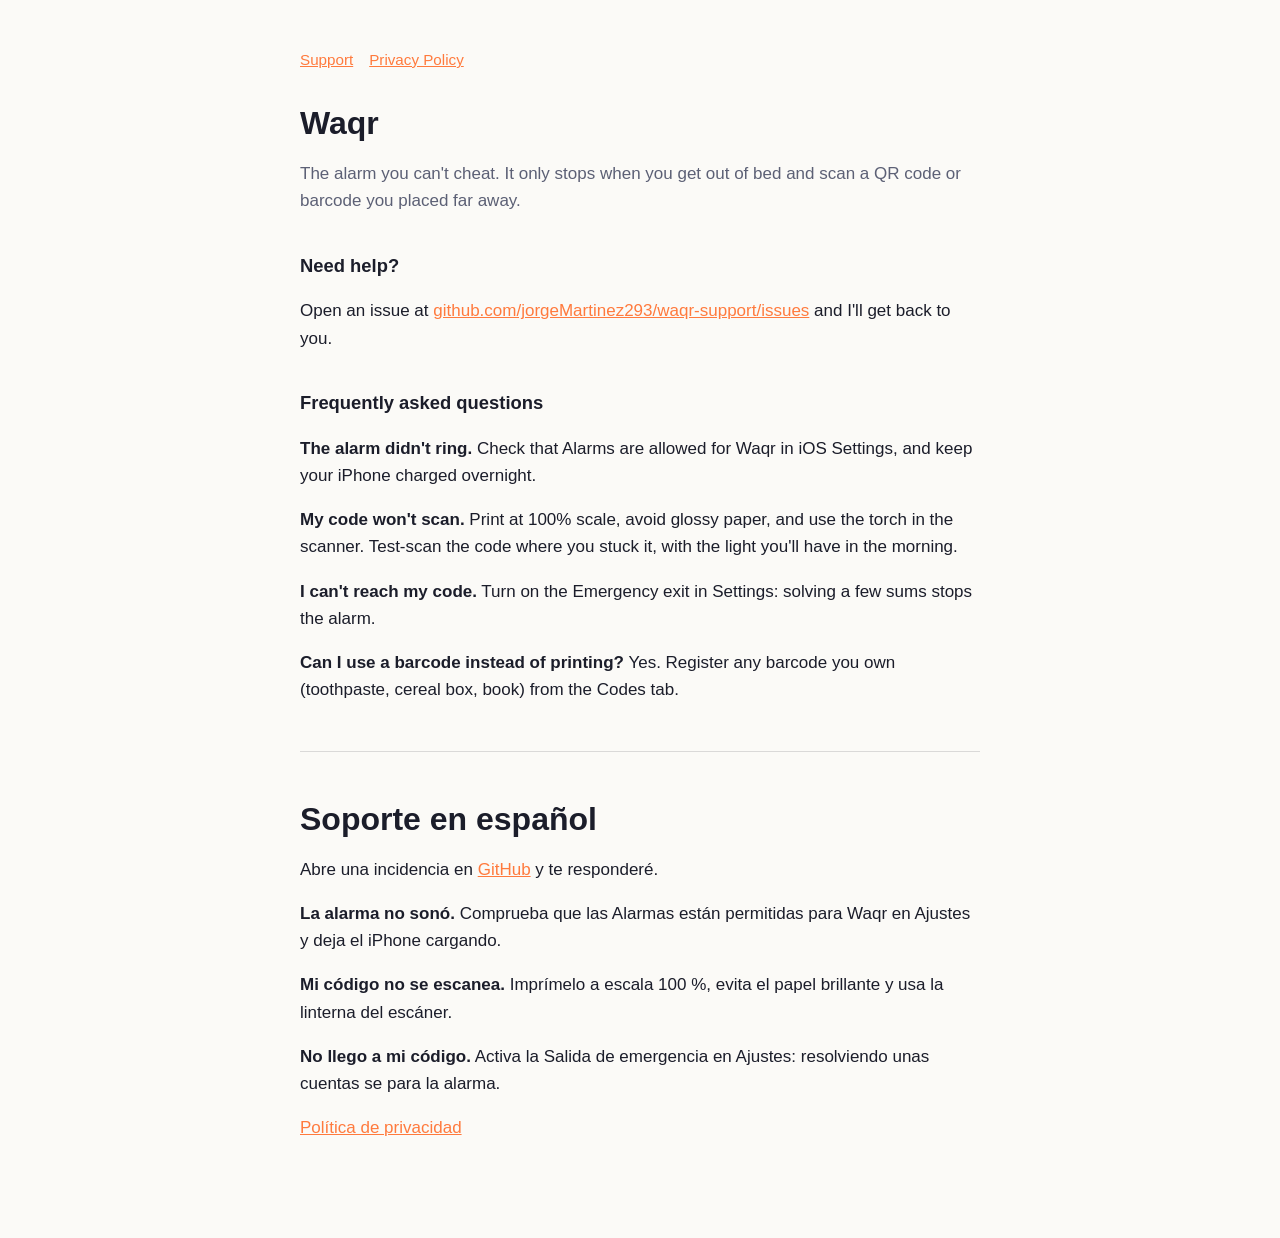
<file: index.html>
<!DOCTYPE html><html lang="en"><head><meta charset="utf-8"><meta name="viewport" content="width=device-width,initial-scale=1">
<title>Waqr – Support</title><link rel="stylesheet" href="style.css"></head><body><main>
<nav><a href="./">Support</a><a href="privacy.html">Privacy Policy</a></nav>
<h1>Waqr</h1><p class="muted">The alarm you can't cheat. It only stops when you get out of bed and scan a QR code or barcode you placed far away.</p>
<h2>Need help?</h2>
<p>Open an issue at <a href="https://github.com/jorgeMartinez293/waqr-support/issues">github.com/jorgeMartinez293/waqr-support/issues</a> and I'll get back to you.</p>
<h2>Frequently asked questions</h2>
<p><strong>The alarm didn't ring.</strong> Check that Alarms are allowed for Waqr in iOS Settings, and keep your iPhone charged overnight.</p>
<p><strong>My code won't scan.</strong> Print at 100% scale, avoid glossy paper, and use the torch in the scanner. Test-scan the code where you stuck it, with the light you'll have in the morning.</p>
<p><strong>I can't reach my code.</strong> Turn on the Emergency exit in Settings: solving a few sums stops the alarm.</p>
<p><strong>Can I use a barcode instead of printing?</strong> Yes. Register any barcode you own (toothpaste, cereal box, book) from the Codes tab.</p>
<hr>
<h1>Soporte en español</h1>
<p>Abre una incidencia en <a href="https://github.com/jorgeMartinez293/waqr-support/issues">GitHub</a> y te responderé.</p>
<p><strong>La alarma no sonó.</strong> Comprueba que las Alarmas están permitidas para Waqr en Ajustes y deja el iPhone cargando.</p>
<p><strong>Mi código no se escanea.</strong> Imprímelo a escala 100 %, evita el papel brillante y usa la linterna del escáner.</p>
<p><strong>No llego a mi código.</strong> Activa la Salida de emergencia en Ajustes: resolviendo unas cuentas se para la alarma.</p>
<p><a href="privacy.html#es">Política de privacidad</a></p>
</main></body></html>
</file>
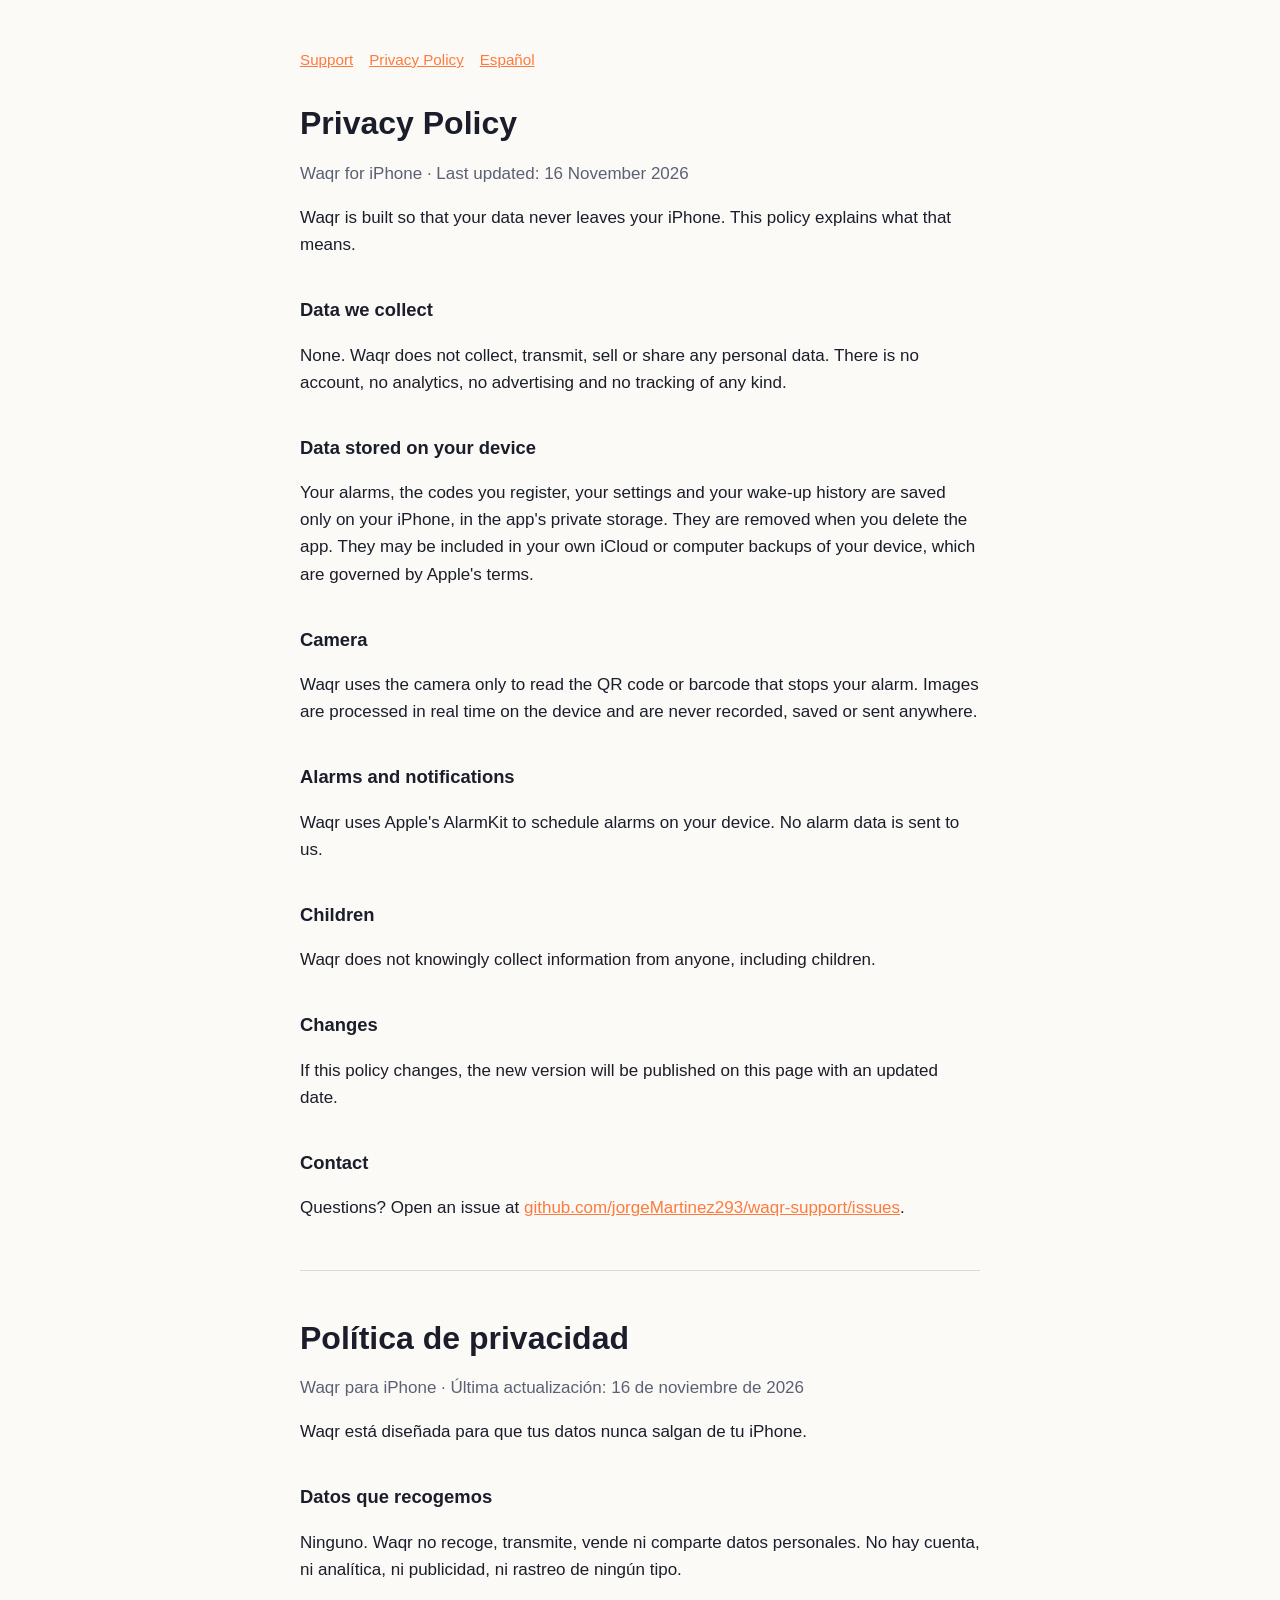
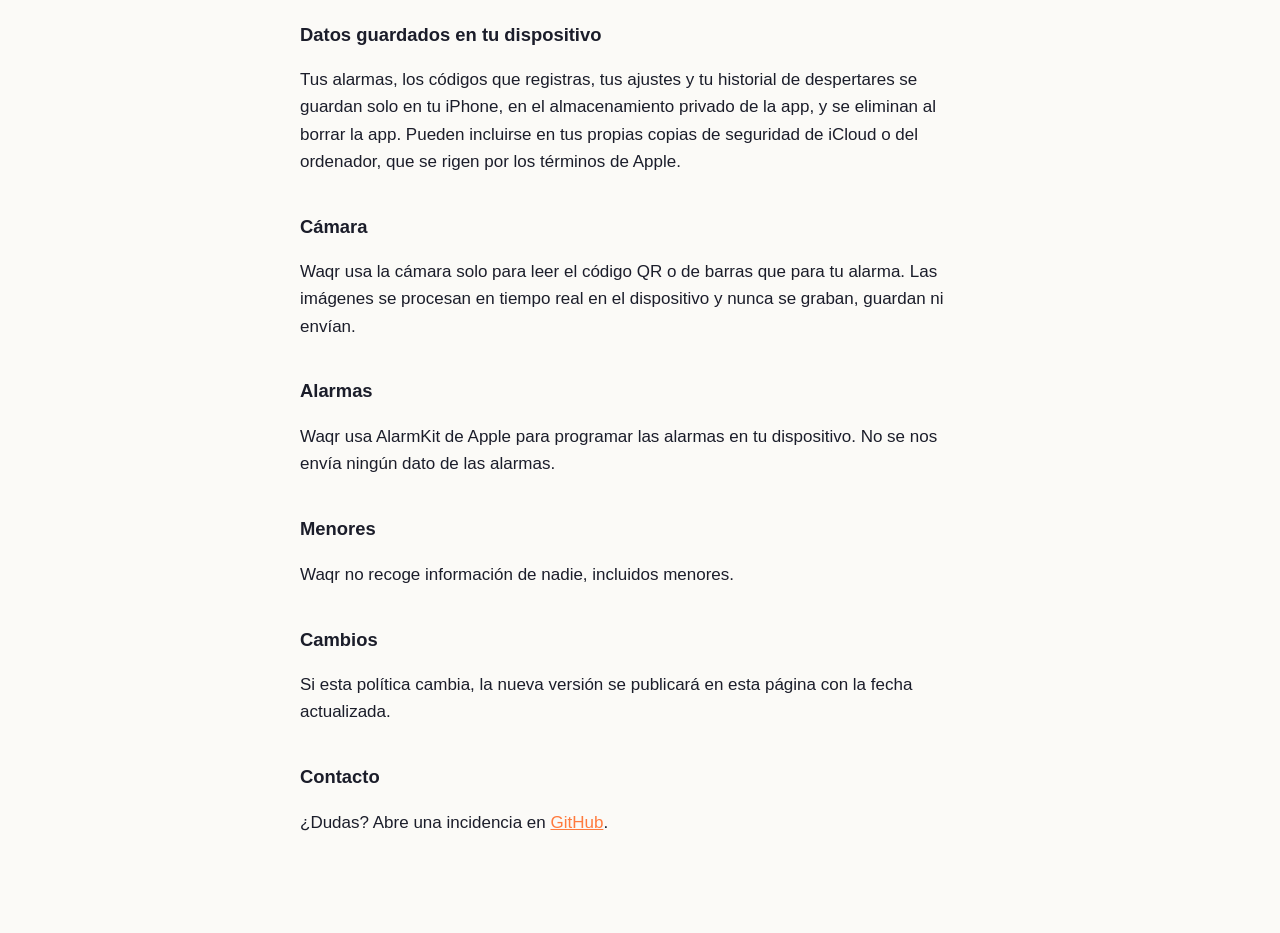
<file: privacy.html>
<!DOCTYPE html><html lang="en"><head><meta charset="utf-8"><meta name="viewport" content="width=device-width,initial-scale=1">
<title>Waqr – Privacy Policy</title><link rel="stylesheet" href="style.css"></head><body><main>
<nav><a href="./">Support</a><a href="privacy.html">Privacy Policy</a><a href="#es">Español</a></nav>
<h1>Privacy Policy</h1><p class="muted">Waqr for iPhone · Last updated: 16 November 2026</p>
<p>Waqr is built so that your data never leaves your iPhone. This policy explains what that means.</p>
<h2>Data we collect</h2>
<p>None. Waqr does not collect, transmit, sell or share any personal data. There is no account, no analytics, no advertising and no tracking of any kind.</p>
<h2>Data stored on your device</h2>
<p>Your alarms, the codes you register, your settings and your wake-up history are saved only on your iPhone, in the app's private storage. They are removed when you delete the app. They may be included in your own iCloud or computer backups of your device, which are governed by Apple's terms.</p>
<h2>Camera</h2>
<p>Waqr uses the camera only to read the QR code or barcode that stops your alarm. Images are processed in real time on the device and are never recorded, saved or sent anywhere.</p>
<h2>Alarms and notifications</h2>
<p>Waqr uses Apple's AlarmKit to schedule alarms on your device. No alarm data is sent to us.</p>
<h2>Children</h2>
<p>Waqr does not knowingly collect information from anyone, including children.</p>
<h2>Changes</h2>
<p>If this policy changes, the new version will be published on this page with an updated date.</p>
<h2>Contact</h2>
<p>Questions? Open an issue at <a href="https://github.com/jorgeMartinez293/waqr-support/issues">github.com/jorgeMartinez293/waqr-support/issues</a>.</p>
<hr>
<h1 id="es">Política de privacidad</h1><p class="muted">Waqr para iPhone · Última actualización: 16 de noviembre de 2026</p>
<p>Waqr está diseñada para que tus datos nunca salgan de tu iPhone.</p>
<h2>Datos que recogemos</h2>
<p>Ninguno. Waqr no recoge, transmite, vende ni comparte datos personales. No hay cuenta, ni analítica, ni publicidad, ni rastreo de ningún tipo.</p>
<h2>Datos guardados en tu dispositivo</h2>
<p>Tus alarmas, los códigos que registras, tus ajustes y tu historial de despertares se guardan solo en tu iPhone, en el almacenamiento privado de la app, y se eliminan al borrar la app. Pueden incluirse en tus propias copias de seguridad de iCloud o del ordenador, que se rigen por los términos de Apple.</p>
<h2>Cámara</h2>
<p>Waqr usa la cámara solo para leer el código QR o de barras que para tu alarma. Las imágenes se procesan en tiempo real en el dispositivo y nunca se graban, guardan ni envían.</p>
<h2>Alarmas</h2>
<p>Waqr usa AlarmKit de Apple para programar las alarmas en tu dispositivo. No se nos envía ningún dato de las alarmas.</p>
<h2>Menores</h2>
<p>Waqr no recoge información de nadie, incluidos menores.</p>
<h2>Cambios</h2>
<p>Si esta política cambia, la nueva versión se publicará en esta página con la fecha actualizada.</p>
<h2>Contacto</h2>
<p>¿Dudas? Abre una incidencia en <a href="https://github.com/jorgeMartinez293/waqr-support/issues">GitHub</a>.</p>
</main></body></html>
</file>
<file: style.css>
:root{color-scheme:light dark;--fg:#1b1d2a;--muted:#5c6075;--bg:#fbfaf7;--accent:#ff7a3d}
@media(prefers-color-scheme:dark){:root{--fg:#ecebf3;--muted:#a3a6b8;--bg:#14151d}}
body{margin:0;background:var(--bg);color:var(--fg);font:17px/1.6 -apple-system,BlinkMacSystemFont,"Segoe UI",sans-serif}
main{max-width:680px;margin:0 auto;padding:48px 22px 80px}
h1{font-size:2rem;line-height:1.2;margin:.2em 0}h2{font-size:1.15rem;margin-top:2em}
a{color:var(--accent)}small,.muted{color:var(--muted)}
nav{display:flex;gap:16px;font-size:.95rem;margin-bottom:32px}
hr{border:0;border-top:1px solid color-mix(in srgb,var(--fg) 15%,transparent);margin:48px 0}
</file>
